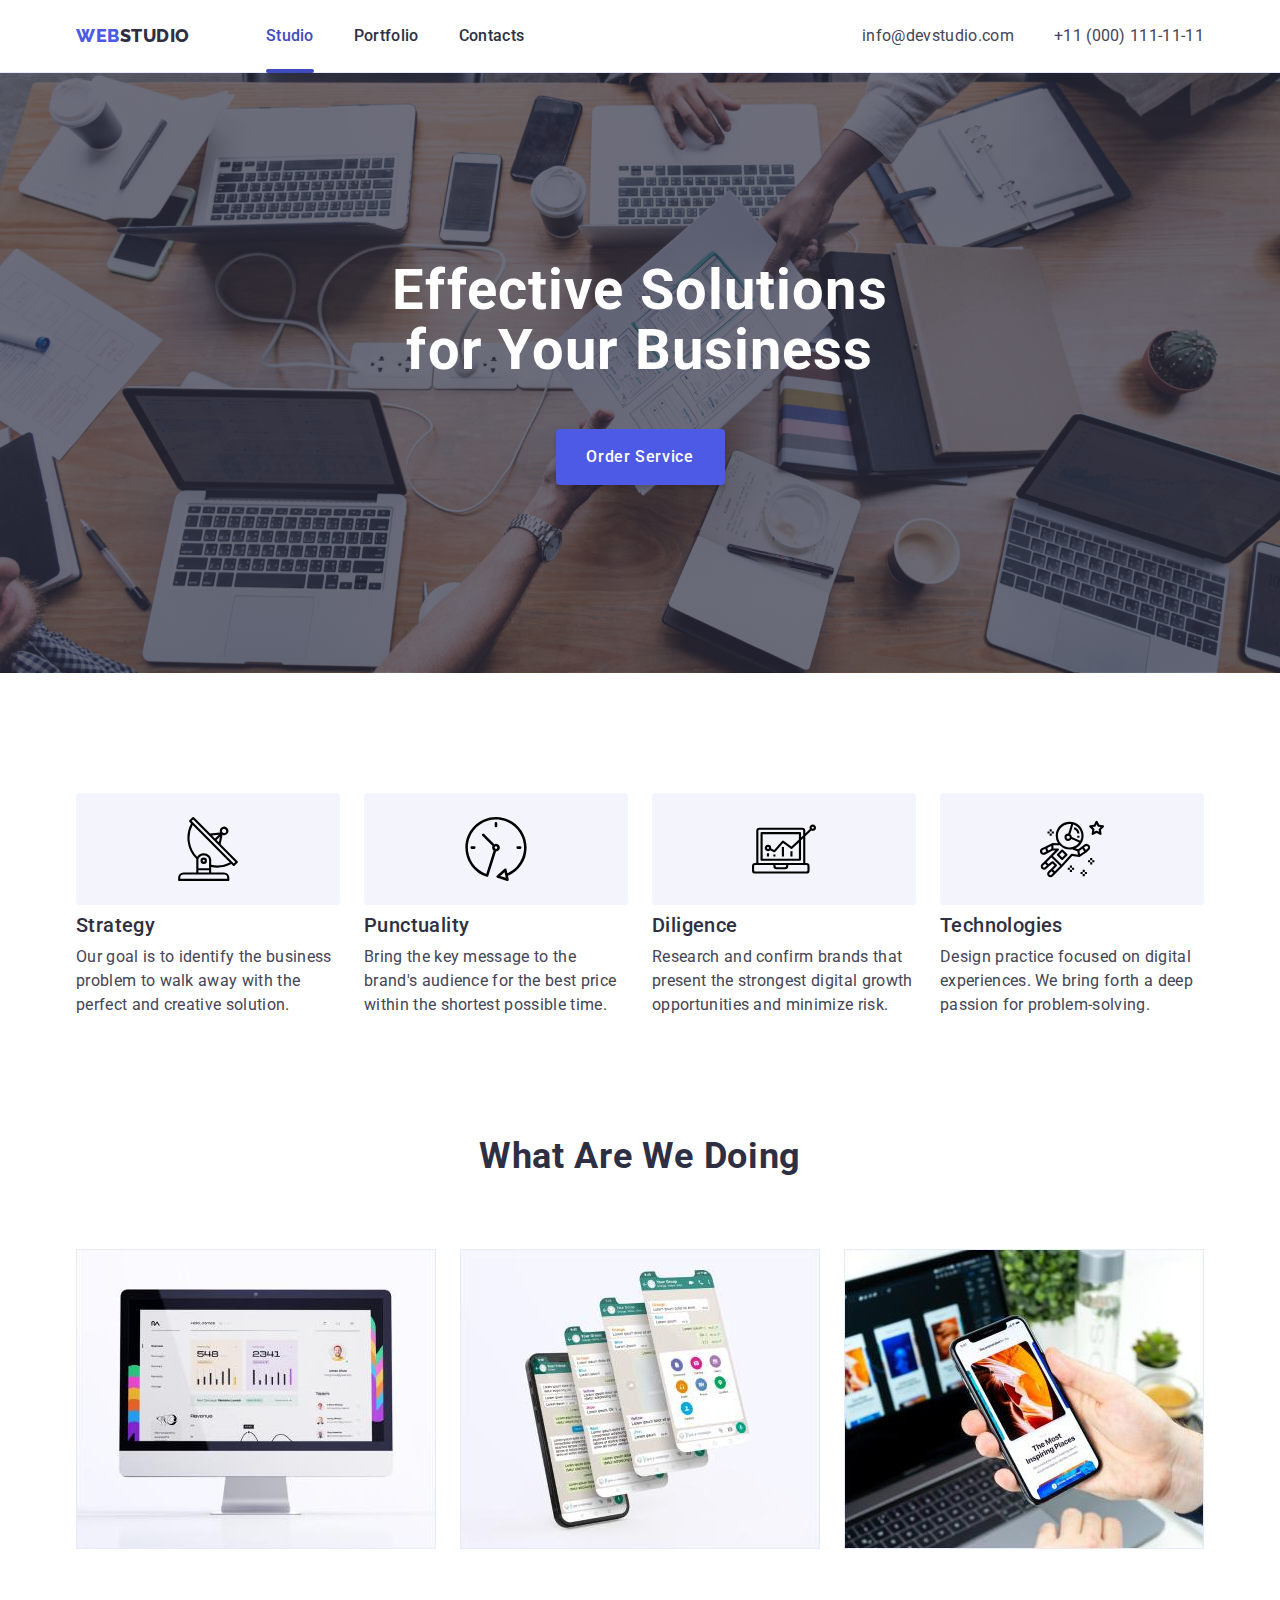
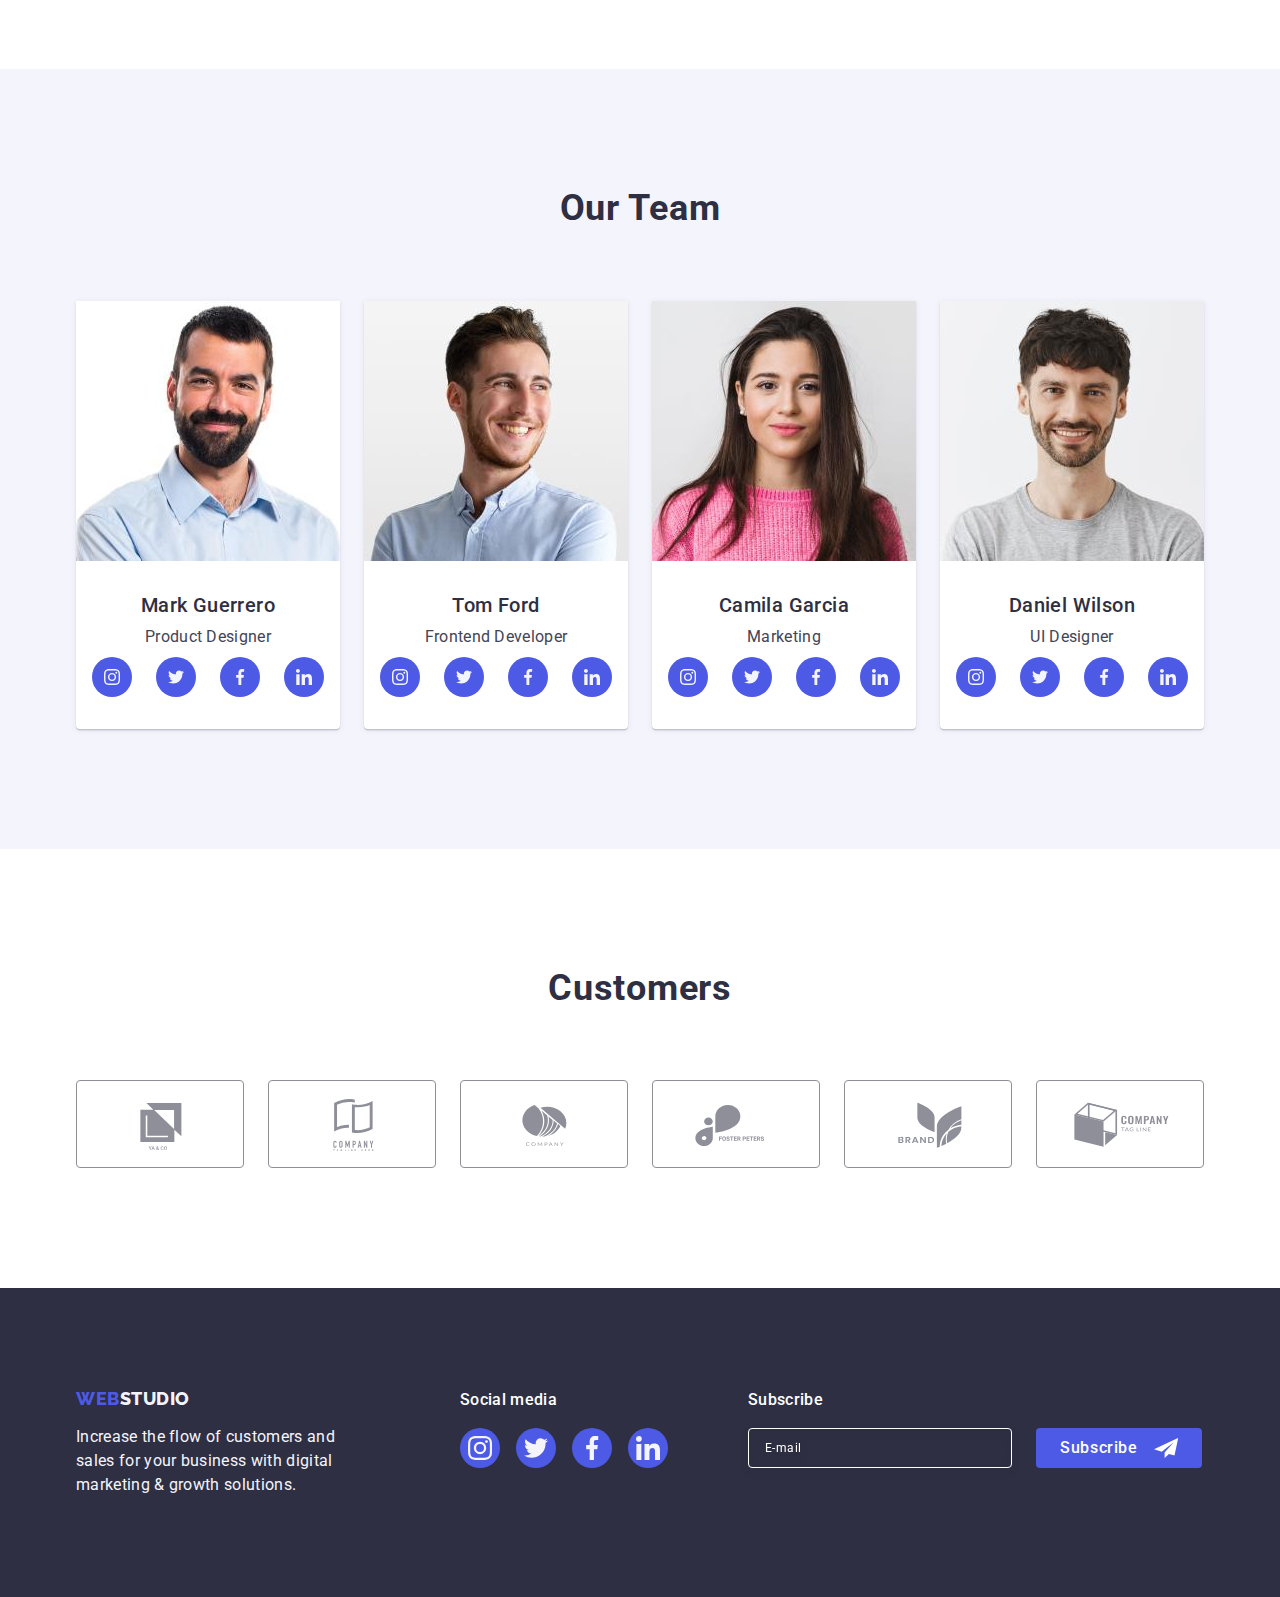
<file: index.html>
<!DOCTYPE html>
<html lang="en">
  <head>
    <meta charset="UTF-8" />
    <meta http-equiv="X-UA-Compatible" content="IE=edge" />
    <meta name="viewport" content="width=device-width, initial-scale=1.0" />
    <title>Main Page</title>
    <link rel="preconnect" href="https://fonts.googleapis.com" />
    <link rel="preconnect" href="https://fonts.gstatic.com" crossorigin />
    <link
      href="https://fonts.googleapis.com/css2?family=Raleway:wght@800&family=Roboto:wght@400;500;700;900&display=swap"
      rel="stylesheet"
    />
    <link
      rel="stylesheet"
      href="https://cdnjs.cloudflare.com/ajax/libs/modern-normalize/1.1.0/modern-normalize.min.css"
    />
    <link rel="stylesheet" href="./css/styles.css" />
  </head>
  <body>
    <header class="page-header">
      <div class="container page-header-container">
        <nav class="nav-header">
          <a class="logo link logo-header" href="./index.html"
            >Web<span class="part-logo">Studio</span></a
          >
          <ul class="menu list">
            <li class="menu-item">
              <a class="menu-link link current" href="./index.html">Studio</a>
            </li>
            <li class="menu-item">
              <a class="menu-link link" href="./portfolio.html">Portfolio</a>
            </li>
            <li class="menu-item">
              <a class="menu-link link" href="">Contacts</a>
            </li>
          </ul>
        </nav>
        <address class="contacts">
          <ul class="contact-information list">
            <li class="contact-information-item">
              <a
                class="contact-information-link link"
                href="mailto:info@devstudio.com"
                >info@devstudio.com</a
              >
            </li>
            <li class="contact-information-item">
              <a class="contact-information-link link" href="tel:+110001111111"
                >+11 (000) 111-11-11</a
              >
            </li>
          </ul>
        </address>
      </div>
    </header>
    <main>
      <section class="hero hero-container">
        <div class="container">
          <h1 class="hero-title">Effective Solutions for Your Business</h1>
          <button class="btn-order" type="button" data-modal-open>Order Service</button>
        </div>
      </section>
      <section class="feautures section">
        <div class="container">
          <h2 class="feautures-tittle-main visually-hidden">Features</h2>
          <ul class="feautures-list list">
            <li class="feautures-item">
              <div class="feautures-icon-container">
                <svg
                  class="feautures-icon feautures-icon-antenna"
                  aria-label="icon-antenna"
                  width="64"
                  height="64"
                >
                  <use href="./images/icons.svg#icon-antenna"></use>
                </svg>
              </div>
              <h3 class="feautures-tittle">Strategy</h3>
              <p class="feautures-text">
                Our goal is to identify the business problem to walk away with
                the perfect and creative solution.
              </p>
            </li>
            <li class="feautures-item">
              <div class="feautures-icon-container">
                <svg
                  class="feautures-icon feautures-icon-clock"
                  aria-label="icon-astronaut"
                  width="64"
                  height="64"
                >
                  <use href="./images/icons.svg#icon-clock"></use>
                </svg>
              </div>
              <h3 class="feautures-tittle">Punctuality</h3>
              <p class="feautures-text">
                Bring the key message to the brand's audience for the best price
                within the shortest possible time.
              </p>
            </li>
            <li class="feautures-item">
              <div class="feautures-icon-container">
                <svg
                  class="feautures-icon feautures-icon-diagram"
                  aria-label="icon-clock"
                  width="64"
                  height="64"
                >
                  <use href="./images/icons.svg#icon-diagram"></use>
                </svg>
              </div>
              <h3 class="feautures-tittle">Diligence</h3>
              <p class="feautures-text">
                Research and confirm brands that present the strongest digital
                growth opportunities and minimize risk.
              </p>
            </li>
            <li class="feautures-item">
              <div class="feautures-icon-container">
                <svg
                  class="feautures-icon feautures-icon-astronaut"
                  aria-label="icon-diagram"
                  width="64"
                  height="64"
                >
                  <use href="./images/icons.svg#icon-astronaut"></use>
                </svg>
              </div>
              <h3 class="feautures-tittle">Technologies</h3>
              <p class="feautures-text">
                Design practice focused on digital experiences. We bring forth a
                deep passion for problem-solving.
              </p>
            </li>
          </ul>
        </div>
      </section>
      <section class="activity">
        <div class="container">
          <h2 class="activity-tittle">What are we doing</h2>
          <ul class="activity-list list">
            <li class="activity-item">
              <img
                class="activity-img"
                src="./images/img1.jpg"
                alt="Gray monobloc"
                width="360"
              />
            </li>
            <li class="activity-item">
              <img
                class="activity-img"
                src="./images/img2.jpg"
                alt="Phone mockup"
                width="360"
              />
            </li>
            <li class="activity-item">
              <img
                class="activity-img"
                src="./images/img3.jpg"
                alt="Apple phone in hand"
                width="360"
              />
            </li>
          </ul>
        </div>
      </section>
      <section class="team section">
        <div class="container team-container">
          <h2 class="team-tittle">Our Team</h2>
          <ul class="team-list list">
            <li class="team-item">
              <img
                class="team-img"
                src="./images/img4.jpg"
                alt="Mark Guerrero"
                width="264"
              />
              <div class="team-text">
                <h3 class="team-member">Mark Guerrero</h3>
                <p class="team-member-position">Product Designer</p>
                <ul class="social-list list">
                  <li class="social-list-item">
                    <a href="" class="social-link">
                      <svg
                        class="social-icon"
                        aria-label="icon instagram"
                        width="16"
                        height="16"
                      >
                        <use href="./images/icons.svg#icon-instagram"></use>
                      </svg>
                    </a>
                  </li>
                  <li class="social-list-item">
                    <a href="" class="social-link">
                      <svg
                        class="social-icon"
                        aria-label="icon twitter"
                        width="16"
                        height="16"
                      >
                        <use href="./images/icons.svg#icon-twitter"></use>
                      </svg>
                    </a>
                  </li>
                  <li class="social-list-item">
                    <a href="" class="social-link">
                      <svg
                        class="social-icon"
                        aria-label="icon facebook"
                        width="16"
                        height="16"
                      >
                        <use href="./images/icons.svg#icon-facebook"></use>
                      </svg>
                    </a>
                  </li>
                  <li class="social-list-item">
                    <a href="" class="social-link">
                      <svg
                        class="social-icon"
                        aria-label="icon linkedin"
                        width="16"
                        height="16"
                      >
                        <use href="./images/icons.svg#icon-linkedin"></use>
                      </svg>
                    </a>
                  </li>
                </ul>
              </div>
            </li>
            <li class="team-item">
              <img
                class="team-img"
                src="./images/img5.jpg"
                alt="Tom Ford"
                width="264"
              />
              <div class="team-text">
                <h3 class="team-member">Tom Ford</h3>
                <p class="team-member-position">Frontend Developer</p>
                <ul class="social-list list">
                  <li class="social-list-item">
                    <a href="" class="social-link">
                      <svg
                        class="social-icon"
                        aria-label="icon instagram"
                        width="16"
                        height="16"
                      >
                        <use href="./images/icons.svg#icon-instagram"></use>
                      </svg>
                    </a>
                  </li>
                  <li class="social-list-item">
                    <a href="" class="social-link">
                      <svg
                        class="social-icon"
                        aria-label="icon twitter"
                        width="16"
                        height="16"
                      >
                        <use href="./images/icons.svg#icon-twitter"></use>
                      </svg>
                    </a>
                  </li>
                  <li class="social-list-item">
                    <a href="" class="social-link">
                      <svg
                        class="social-icon"
                        aria-label="icon facebook"
                        width="16"
                        height="16"
                      >
                        <use href="./images/icons.svg#icon-facebook"></use>
                      </svg>
                    </a>
                  </li>
                  <li class="social-list-item">
                    <a href="" class="social-link">
                      <svg
                        class="social-icon"
                        aria-label="icon linkedin"
                        width="16"
                        height="16"
                      >
                        <use href="./images/icons.svg#icon-linkedin"></use>
                      </svg>
                    </a>
                  </li>
                </ul>
              </div>
            </li>
                
            <li class="team-item">
              <img
                class="team-img"
                src="./images/img6.jpg"
                alt="Camila Garcia"
                width="264"
              />
              <div class="team-text">
                <h3 class="team-member">Camila Garcia</h3>
                <p class="team-member-position">Marketing</p>
                <ul class="social-list list">
                  <li class="social-list-item">
                    <a href="" class="social-link">
                      <svg
                        class="social-icon"
                        aria-label="icon instagram"
                        width="16"
                        height="16"
                      >
                        <use href="./images/icons.svg#icon-instagram"></use>
                      </svg>
                    </a>
                  </li>
                  <li class="social-list-item">
                    <a href="" class="social-link">
                      <svg
                        class="social-icon"
                        aria-label="icon twitter"
                        width="16"
                        height="16"
                      >
                        <use href="./images/icons.svg#icon-twitter"></use>
                      </svg>
                    </a>
                  </li>
                  <li class="social-list-item">
                    <a href="" class="social-link">
                      <svg
                        class="social-icon"
                        aria-label="icon facebook"
                        width="16"
                        height="16"
                      >
                        <use href="./images/icons.svg#icon-facebook"></use>
                      </svg>
                    </a>
                  </li>
                  <li class="social-list-item">
                    <a href="" class="social-link">
                      <svg
                        class="social-icon"
                        aria-label="icon linkedin"
                        width="16"
                        height="16"
                      >
                        <use href="./images/icons.svg#icon-linkedin"></use>
                      </svg>
                    </a>
                  </li>
                </ul>
              </div>
            </li>
            <li class="team-item">
              <img
                class="team-img"
                src="./images/img7.jpg"
                alt="Daniel Wilson"
                width="264"
              />
              <div class="team-text">
                <h3 class="team-member">Daniel Wilson</h3>
                <p class="team-member-position">UI Designer</p>
                <ul class="social-list list">
                  <li class="social-list-item">
                    <a href="" class="social-link">
                      <svg
                        class="social-icon"
                        aria-label="icon instagram"
                        width="16"
                        height="16"
                      >
                        <use href="./images/icons.svg#icon-instagram"></use>
                      </svg>
                    </a>
                  </li>
                  <li class="social-list-item">
                    <a href="" class="social-link">
                      <svg
                        class="social-icon"
                        aria-label="icon twitter"
                        width="16"
                        height="16"
                      >
                        <use href="./images/icons.svg#icon-twitter"></use>
                      </svg>
                    </a>
                  </li>
                  <li class="social-list-item">
                    <a href="" class="social-link">
                      <svg
                        class="social-icon"
                        aria-label="icon facebook"
                        width="16"
                        height="16"
                      >
                        <use href="./images/icons.svg#icon-facebook"></use>
                      </svg>
                    </a>
                  </li>
                  <li class="social-list-item">
                    <a href="" class="social-link">
                      <svg
                        class="social-icon"
                        aria-label="icon linkedin"
                        width="16"
                        height="16"
                      >
                        <use href="./images/icons.svg#icon-linkedin"></use>
                      </svg>
                    </a>
                  </li>
                </ul>
              </div>
            </li>
          </ul>
        </div>
      </section>
      <section class="customers section">
        <div class="container">
          <h2 class="customers-tittle">Customers</h2>
          <ul class="customers-list list">
            <li class="customers-list-item">
              <a href="" class="customers-link">
                <svg
                  class="customers-icon"
                  aria-label="logo company 1"
                  width="104"
                  height="56"
                >
                  <use href="./images/icons.svg#icon-logo1"></use>
                </svg>
              </a>
            </li>
            <li class="customers-list-item">
              <a href="" class="customers-link">
                <svg
                  class="customers-icon"
                  aria-label="logo company 2"
                  width="104"
                  height="56"
                >
                  <use href="./images/icons.svg#icon-logo2"></use>
                </svg>
              </a>
            </li>
            <li class="customers-list-item">
              <a href="" class="customers-link">
                <svg
                  class="customers-icon"
                  aria-label="logo company 3"
                  width="104"
                  height="56"
                >
                  <use href="./images/icons.svg#icon-logo3"></use>
                </svg>
              </a>
            </li>
            <li class="customers-list-item">
              <a href="" class="customers-link">
                <svg
                  class="customers-icon"
                  aria-label="logo company 4"
                  width="104"
                  height="56"
                >
                  <use href="./images/icons.svg#icon-logo4"></use>
                </svg>
              </a>
            </li>
            <li class="customers-list-item">
              <a href="" class="customers-link">
                <svg
                  class="customers-icon"
                  aria-label="logo company 5"
                  width="104"
                  height="56"
                >
                  <use href="./images/icons.svg#icon-logo5"></use>
                </svg>
              </a>
            </li>
            <li class="customers-list-item">
              <a href="" class="customers-link">
                <svg
                  class="customers-icon"
                  aria-label="logo company 6"
                  width="104"
                  height="56"
                >
                  <use href="./images/icons.svg#icon-logo6"></use>
                </svg>
              </a>
            </li>
          </ul>
        </div>
      </section>
    </main>
    <footer class="footer">
      <div class="container container-footer-text">
        <div class="footer-text-first">
          <a class="footer-logo link full-logo" href="./index.html"
            >Web<span class="footer-part-logo">Studio</span></a
          >
          <p class="footer-text">
            Increase the flow of customers and sales for your business with
            digital marketing & growth solutions.
          </p>
        </div>
        <div class="social-media">
          <p class="social-media-tiitle">Social media</p>
          <ul class="soc-media-list list">
            <li class="soc-media-item">
              <a href="" class="soc-media-link">
                <svg
                  class="soc-media-icon"
                  aria-label="icon instagram"
                  width="24"
                  height="24"
                >
                  <use href="./images/icons.svg#icon-instagram"></use>
                </svg>
              </a>
            </li>
            <li class="soc-media-item">
              <a href="" class="soc-media-link">
                <svg
                  class="soc-media-icon"
                  aria-label="icon twitter"
                  width="24"
                  height="24"
                >
                  <use href="./images/icons.svg#icon-twitter"></use>
                </svg>
              </a>
            </li>
            <li class="soc-media-item">
              <a href="" class="soc-media-link">
                <svg
                  class="soc-media-icon"
                  aria-label="icon facebook"
                  width="24"
                  height="24"
                >
                  <use href="./images/icons.svg#icon-facebook"></use>
                </svg>
              </a>
            </li>
            <li class="soc-media-item">
              <a href="" class="soc-media-link">
                <svg
                  class="soc-media-icon"
                  aria-label="icon linkedin"
                  width="24"
                  height="24"
                >
                  <use href="./images/icons.svg#icon-linkedin"></use>
                </svg>
              </a>
            </li>
          </ul>
        </div>
        <div class="subscribe-wrapper">
          <p class="subscribe-tiitle">Subscribe</p>
          <form class="subscribe-form-container">
            <label class="subscribe-form">
              <input
                class="subscribe-form-input"
                type="email"
                name="email"
                required
                placeholder="E-mail"
              />
            </label>
            <button type="submit" class="subscribe-form-submit">
              Subscribe
              <svg class="subscribe-form-icon" width="24" height="24">
                <use href="./images/icons.svg#icon-send"></use>
              </svg>
            </button>
          </form>
        </div>
      </div>
    </footer>
    <div class="backdrop is-hidden" data-modal>
      <div class="modal">
        <button type="button" class="modal-close-btn" data-modal-close>
          <svg class="modal-close-icon" width="8" height="8">
            <use href="./images/icons.svg#icon-close"></use>
          </svg>
        </button>
        <p class="contact-form-title">
          Leave your contacts and we will call you back
        </p>
        <form class="modal-contact-form">
          <div class="modal-contact-form-wrapper">
            <label class="contact-form-descr" for="user-name">Name</label>
            <div class="contact-form-input-wrapper">
              <input
                id="user-name"
                class="contact-form-input"
                type="text"
                name="user-name"
                pattern="[a-zA-Zа-яА-ЯіІїЇґҐєЄʼ]+"
                required
              />
              <svg class="contact-form-icon" width="18" height="24">
                <use href="./images/icons.svg#icon-person"></use>
              </svg>
            </div>
          </div>
          <div class="modal-contact-form-wrapper">
            <label class="contact-form-descr" for="user_phone">Phone</label>
            <div class="contact-form-input-wrapper">
              <input
                id="user_phone"
                class="contact-form-input"
                type="tel"
                name="user_tel"
                pattern="[0-9]{3}-[0-9]{3}-[0-9]{2}-[0-9]{2}"
                title="xxx-xxx-xx-xx"
                required
              />
              <svg class="contact-form-icon" width="18" height="24">
                <use href="./images/icons.svg#icon-phone"></use>
              </svg>
            </div>
          </div>
          <div class="modal-contact-form-wrapper">
            <label class="contact-form-descr" for="user_email">Email</label>
            <div class="contact-form-input-wrapper">
              <input
                id="user_email"
                class="contact-form-input"
                type="email"
                name="email"
                required
              />
              <svg class="contact-form-icon" width="18" height="24">
                <use href="./images/icons.svg#icon-email"></use>
              </svg>
            </div>
          </div>
          <div class="contact-form-textarea-wrapper">
            <label class="contact-form-descr" for="user-comment">Comment</label>
            <textarea
              id="user-comment"
              name="user-comment"
              class="contact-form-textarea"
              placeholder="Text input"
            ></textarea>
          </div>
          <div class="contact-form-chekbox-wrapper">
            <input
              id="user-privacy"
              class="contact-form-chekbox visually-hidden"
              type="checkbox"
              value="true"
              name="user-privacy"
              required
            />
            <label class="chekbox-label" for="user-privacy"
              ><span class="contact-form-own-chekbox">
                <svg class="contact-form-icon-check" width="10" height="8">
                  <use href="./images/icons.svg#icon-check"></use></svg></span
              >I accept the terms and conditions of the<a
                href=""
                class="contact-form-link"
                >Privacy Policy</a
              ></label
            >
          </div>
          <button type="submit" class="contact-form-submit">Send</button>
        </form>
      </div>
    </div>
  <script src="./js/modal.js"></script>    
  </body>
</html>
</file>
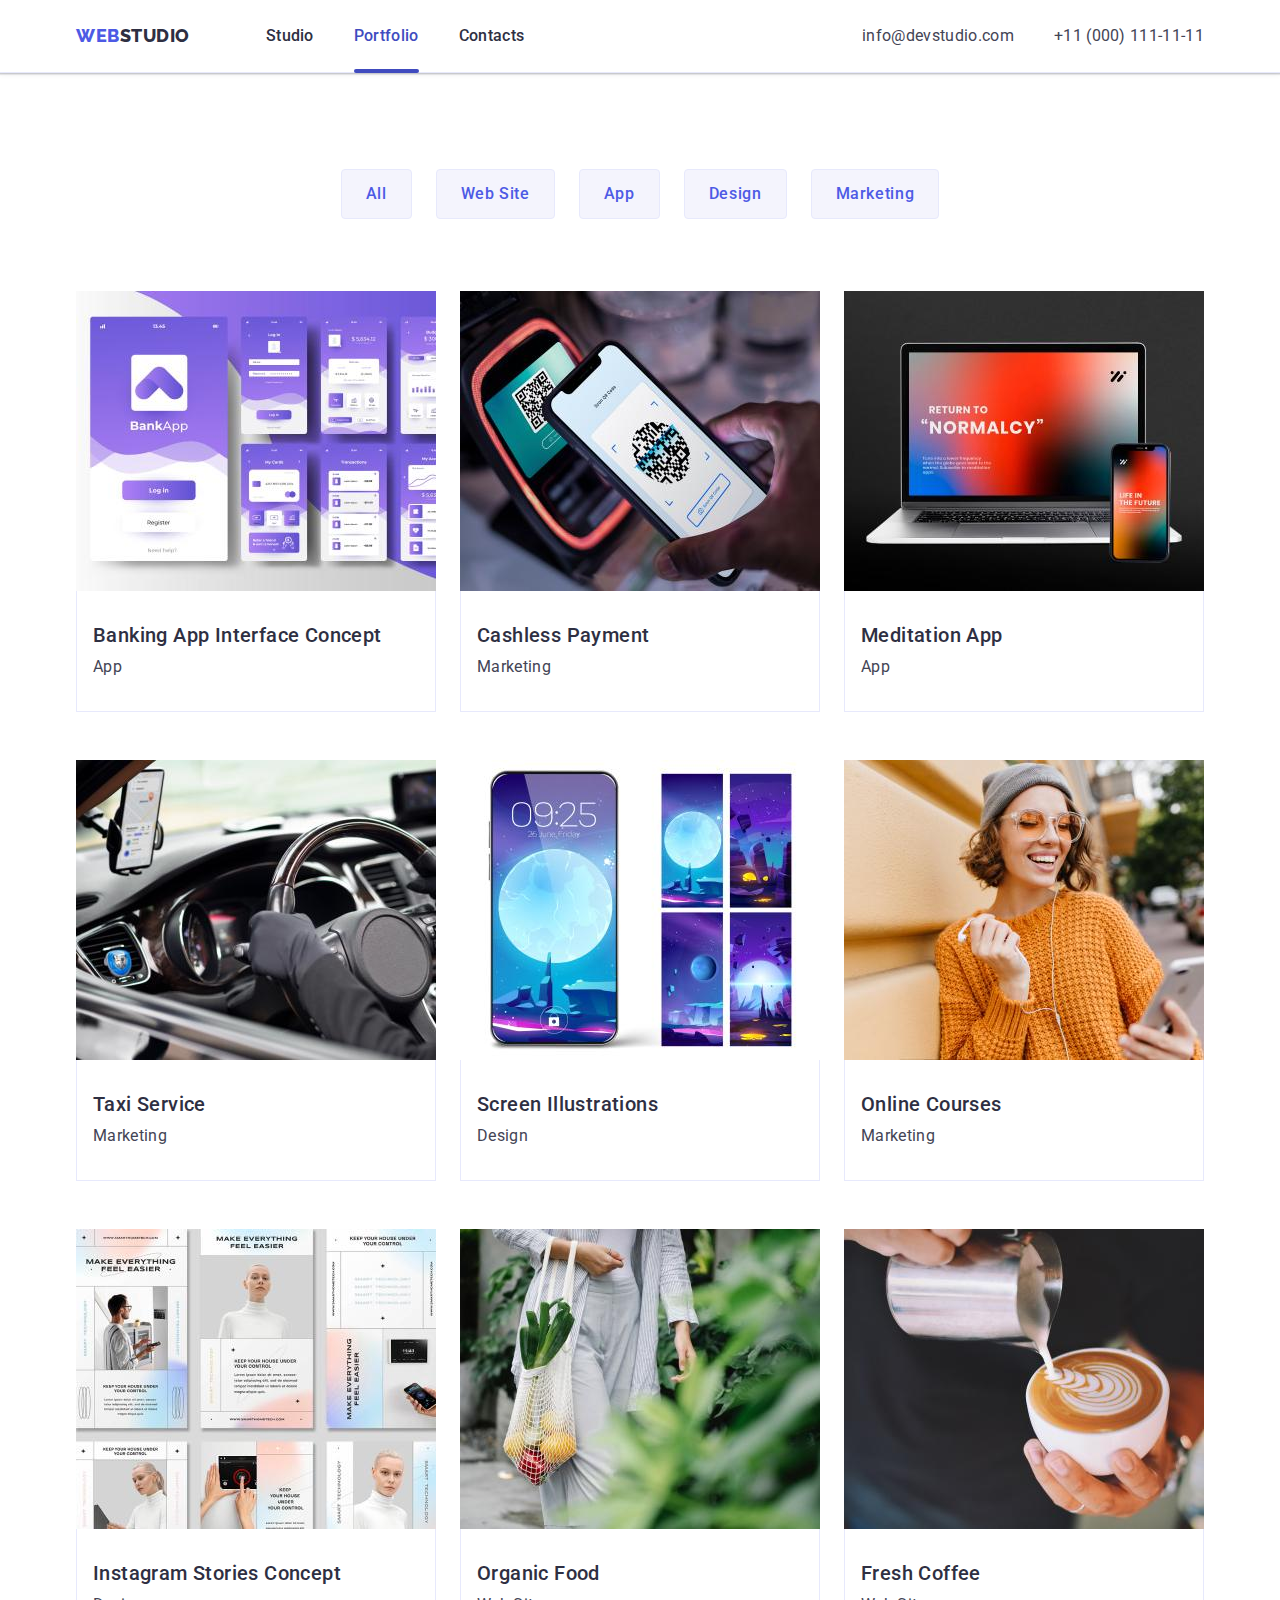
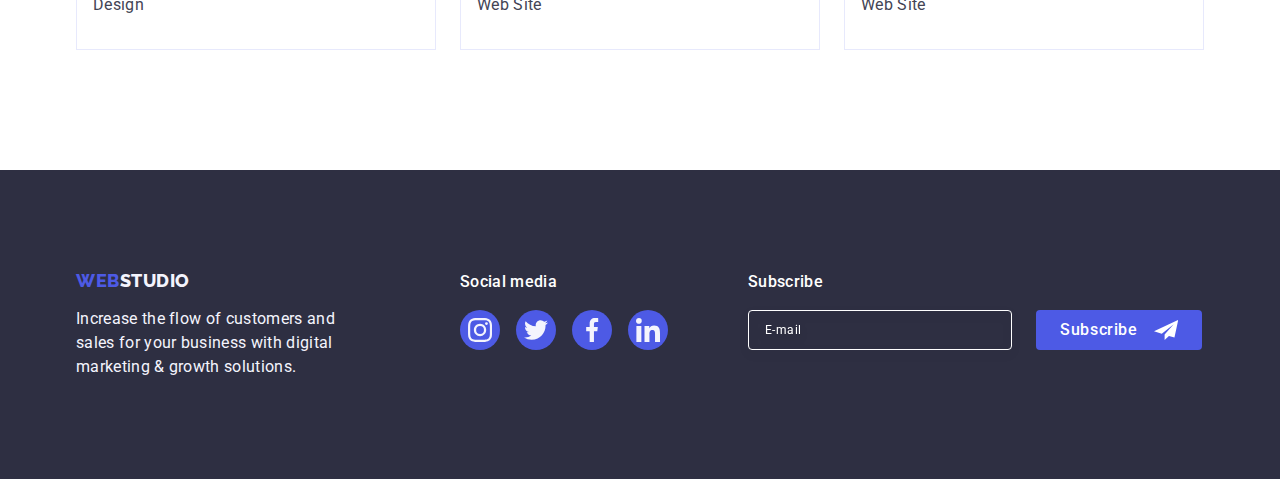
<file: portfolio.html>
<!DOCTYPE html>
<html lang="en">
  <head>
    <meta charset="UTF-8" />
    <meta http-equiv="X-UA-Compatible" content="IE=edge" />
    <meta name="viewport" content="width=device-width, initial-scale=1.0" />
    <title>Portfolio</title>
    <link rel="preconnect" href="https://fonts.googleapis.com" />
    <link rel="preconnect" href="https://fonts.gstatic.com" crossorigin />
    <link
      href="https://fonts.googleapis.com/css2?family=Raleway:wght@800&family=Roboto:wght@400;500;700;900&display=swap"
      rel="stylesheet"
    />
    <link
      rel="stylesheet"
      href="https://cdnjs.cloudflare.com/ajax/libs/modern-normalize/1.1.0/modern-normalize.min.css"
    />
    <link rel="stylesheet" href="./css/styles.css" />
  </head>
  <body>
    <header class="page-header header-portfolio">
      <div class="container page-header-container">
        <nav class="nav-header">
          <a class="logo link logo-header" href="./index.html"
            >Web<span class="part-logo">Studio</span></a
          >
          <ul class="menu list">
            <li class="menu-item">
              <a class="menu-link link" href="./index.html">Studio</a>
            </li>
            <li class="menu-item">
              <a class="menu-link link current" href="./portfolio.html">Portfolio</a>
            </li>
            <li class="menu-item">
              <a class="menu-link link" href="">Contacts</a>
            </li>
          </ul>
        </nav>
        <address class="contacts">
          <ul class="contact-information list">
            <li class="contact-information-item">
              <a
                class="contact-information-link link"
                href="mailto:info@devstudio.com"
                >info@devstudio.com</a
              >
            </li>
            <li class="contact-information-item">
              <a class="contact-information-link link" href="tel:+110001111111"
                >+11 (000) 111-11-11</a
              >
            </li>
          </ul>
        </address>
      </div>
    </header>

    <main>
      <section class="projects">
        <div class="container">
          <h1 class="visually-hidden">List of projects</h1>
          <ul class="list projects-list-btn">
            <li class="list-item">
              <button type="button" class="btn-filter">All</button>
            </li>
            <li class="list-item">
              <button type="button" class="btn-filter">Web Site</button>
            </li>
            <li class="list-item">
              <button type="button" class="btn-filter">App</button>
            </li>
            <li class="list-item">
              <button type="button" class="btn-filter">Design</button>
            </li>
            <li class="list-item">
              <button type="button" class="btn-filter">Marketing</button>
            </li>
          </ul>

          <ul class="projects-list list">
            <li class="projects-item">
              <a class="projects-link link" href="">
                <div class="projects-list-img">
                  <img
                  class="projects-img"
                  src="./images/img8.jpg"
                  alt="Internet banking
              application"
                  width="360"
                />
                <p class="overlay">
                  14 Stylish and User-Friendly App Design Concepts · Task Manager App · Calorie Tracker App · Exotic Fruit Ecommerce App · Cloud Storage App
                </p>
                </div>                
                <div class="projects-text">
                  <h2 class="projects-tittle">Banking App Interface Concept</h2>
                  <p class="projects-filter">App</p>
                </div></a
              >
            </li>

            <li class="projects-item">
              <a class="projects-link link" href="">
                <div class="projects-list-img">
                <img
                  class="projects-img"
                  src="./images/img9.jpg"
                  alt="Payment system"
                  width="360"
                />
                <p class="overlay">
                  14 Stylish and User-Friendly App Design Concepts · Task Manager App · Calorie Tracker App · Exotic Fruit Ecommerce App · Cloud Storage App
                </p>
                </div> 
                <div class="projects-text">
                  <h2 class="projects-tittle">Cashless Payment</h2>
                  <p class="projects-filter">Marketing</p>
                </div>
              </a>
            </li>

            <li class="projects-item">
              <a class="projects-link link" href="">
                <div class="projects-list-img">
                <img
                  class="projects-img"
                  src="./images/img10.jpg"
                  alt="Laptop and smartphone
              with meditation app open"
                  width="360"
                />
                <p class="overlay">
                  14 Stylish and User-Friendly App Design Concepts · Task Manager App · Calorie Tracker App · Exotic Fruit Ecommerce App · Cloud Storage App
                </p>
                </div> 
                <div class="projects-text">
                  <h2 class="projects-tittle">Meditation App</h2>
                  <p class="projects-filter">App</p>
                </div>
              </a>
            </li>

            <li class="projects-item">
              <a class="projects-link link" href="">
                <div class="projects-list-img">
                <img
                  class="projects-img"
                  src="./images/img11.jpg"
                  alt="Interior of a car with
              a driver"
                  width="360"
                />
                <p class="overlay">
                  14 Stylish and User-Friendly App Design Concepts · Task Manager App · Calorie Tracker App · Exotic Fruit Ecommerce App · Cloud Storage App
                </p>
                </div> 
                <div class="projects-text">
                  <h2 class="projects-tittle">Taxi Service</h2>
                  <p class="projects-filter">Marketing</p>
                </div>
              </a>
            </li>

            <li class="projects-item">
              <a class="projects-link link" href="">
                <div class="projects-list-img">
                <img
                  class="projects-img"
                  src="./images/img12.jpg"
                  alt="Smartphone with home
              screen wallpaper"
                  width="360"
                />
                <p class="overlay">
                  14 Stylish and User-Friendly App Design Concepts · Task Manager App · Calorie Tracker App · Exotic Fruit Ecommerce App · Cloud Storage App
                </p>
                </div>
                <div class="projects-text">
                  <h2 class="projects-tittle">Screen Illustrations</h2>
                  <p class="projects-filter">Design</p>
                </div>
              </a>
            </li>

            <li class="projects-item">
              <a class="projects-link link" href="">
                <div class="projects-list-img">
                <img
                  class="projects-img"
                  src="./images/img13.jpg"
                  alt="A girl in headphones
              and with a smartphone in her hands"
                  width="360"
                />
                <p class="overlay">
                  14 Stylish and User-Friendly App Design Concepts · Task Manager App · Calorie Tracker App · Exotic Fruit Ecommerce App · Cloud Storage App
                </p>
                </div>
                <div class="projects-text">
                  <h2 class="projects-tittle">Online Courses</h2>
                  <p class="projects-filter">Marketing</p>
                </div>
              </a>
            </li>

            <li class="projects-item">
              <a class="projects-link link" href="">
                <div class="projects-list-img">
                <img
                  class="projects-img"
                  src="./images/img14.jpg"
                  alt="Layouts for Instagram
              stories"
                  width="360"
                />
                <p class="overlay">
                  14 Stylish and User-Friendly App Design Concepts · Task Manager App · Calorie Tracker App · Exotic Fruit Ecommerce App · Cloud Storage App
                </p>
                </div>
                <div class="projects-text">
                  <h2 class="projects-tittle">Instagram Stories Concept</h2>
                  <p class="projects-filter">Design</p>
                </div>
              </a>
            </li>

            <li class="projects-item">
              <a class="projects-link link" href="">
                <div class="projects-list-img">
                <img
                  class="projects-img"
                  src="./images/img15.jpg"
                  alt="The girl is holding a
              net with fruits"
                  width="360"
                />
                <p class="overlay">
                  14 Stylish and User-Friendly App Design Concepts · Task Manager App · Calorie Tracker App · Exotic Fruit Ecommerce App · Cloud Storage App
                </p>
                </div>
                <div class="projects-text">
                  <h2 class="projects-tittle">Organic Food</h2>
                  <p class="projects-filter">Web Site</p>
                </div>
              </a>
            </li>

            <li class="projects-item">
              <a class="projects-link link" href="">
                <div class="projects-list-img">
                <img
                  class="projects-img"
                  src="./images/img16.jpg"
                  alt="A mug of coffee in the
              barista's hand"
                  width="360"
                />
                <p class="overlay">
                  14 Stylish and User-Friendly App Design Concepts · Task Manager App · Calorie Tracker App · Exotic Fruit Ecommerce App · Cloud Storage App
                </p>
                </div>
                <div class="projects-text">
                  <h2 class="projects-tittle">Fresh Coffee</h2>
                  <p class="projects-filter">Web Site</p>
                </div>
              </a>
            </li>
          </ul>
        </div>
      </section>
    </main>
    <footer class="footer">
      <div class="container container-footer-text">
        <div class="footer-text-first">
          <a class="footer-logo link full-logo" href="./index.html"
            >Web<span class="footer-part-logo">Studio</span></a
          >
          <p class="footer-text">
            Increase the flow of customers and sales for your business with
            digital marketing & growth solutions.
          </p>
        </div>
        <div class="social-media">
          <p class="social-media-tiitle">Social media</p>
          <ul class="soc-media-list list">
            <li class="soc-media-item">
              <a href="" class="soc-media-link">
                <svg
                  class="soc-media-icon"
                  aria-label="icon instagram"
                  width="24"
                  height="24"
                >
                  <use href="./images/icons.svg#icon-instagram"></use>
                </svg>
              </a>
            </li>
            <li class="soc-media-item">
              <a href="" class="soc-media-link">
                <svg
                  class="soc-media-icon"
                  aria-label="icon twitter"
                  width="24"
                  height="24"
                >
                  <use href="./images/icons.svg#icon-twitter"></use>
                </svg>
              </a>
            </li>
            <li class="soc-media-item">
              <a href="" class="soc-media-link">
                <svg
                  class="soc-media-icon"
                  aria-label="icon facebook"
                  width="24"
                  height="24"
                >
                  <use href="./images/icons.svg#icon-facebook"></use>
                </svg>
              </a>
            </li>
            <li class="soc-media-item">
              <a href="" class="soc-media-link">
                <svg
                  class="soc-media-icon"
                  aria-label="icon linkedin"
                  width="24"
                  height="24"
                >
                  <use href="./images/icons.svg#icon-linkedin"></use>
                </svg>
              </a>
            </li>
          </ul>
        </div>
        <div class="subscribe-wrapper">
          <p class="subscribe-tiitle">Subscribe</p>
          <form class="subscribe-form-container">
            <label class="subscribe-form">
              <input
                class="subscribe-form-input"
                type="email"
                name="email"
                required
                placeholder="E-mail"
              />
            </label>
            <button type="submit" class="subscribe-form-submit">
              Subscribe
              <svg class="subscribe-form-icon" width="24" height="24">
                <use href="./images/icons.svg#icon-send"></use>
              </svg>
            </button>
          </form>
        </div>
      </div>
    </footer>
  </body>
</html>
</file>
<file: css/styles.css>
:root {
  --main-font-family: 'Roboto', sans-serif;
  --secondary-font-family: 'Raleway', sans-serif;
  --primary-text-color: #434455;
  --secondary-text-color: #2e2f42;
  --accent-color: #4d5ae5;
  --hover-focus-color: #404bbf;
  --text-color-theme-dark: #f4f4fd;
  --text-color-theme-dark-secondary: #fff;
  --background-color-light: #f4f4fd;
  --background-color-dark: #2e2f42;
  --border-btn: #e7e9fc;
  --color-icon-customers-border: #8e8f99;
  --transition-duraction-and-func: 250ms cubic-bezier(0.4, 0, 0.2, 1);
}

.list {
  list-style: none;
}

.link {
  text-decoration: none;
}

button {
  cursor: pointer;
}

body {
  font-family: var(--main-font-family);
  color: var(--primary-text-color);
  background-color: #ffffff;
}

h1,
h2,
h3,
h4,
p {
  margin-top: 0;
  margin-bottom: 0;
}

ul,
ol {
  margin-top: 0;
  margin-bottom: 0;
  padding-left: 0;
}

img {
  display: block;
}

.container {
  width: 1158px;
  padding: 0 15px;
  margin-left: auto;
  margin-right: auto;
}
.section {
  padding-top: 120px;
  padding-bottom: 120px;
}

/* Header */
.logo,
.part-logo {
  font-family: var(--secondary-font-family);
  color: var(--accent-color);
  font-weight: 800;
  font-size: 18px;
  line-height: 1.17;
  letter-spacing: 0.03em;
  text-transform: uppercase;
}
.part-logo {
  color: var(--secondary-text-color);
}
.logo-header {
  margin-right: 76px;
}

.page-header {
  border-bottom: 1px solid #e7e9fc;
  box-shadow: 0px 2px 1px rgba(46, 47, 66, 0.08),
    0px 1px 1px rgba(46, 47, 66, 0.16), 0px 1px 6px rgba(46, 47, 66, 0.08);
}

.page-header-container {
  display: flex;
  align-items: center;
}
.nav-header {
  display: flex;
  align-items: center;
}
.menu {
  display: flex;
  gap: 40px;
}
.contact-information {
  display: flex;
  gap: 40px;
}
.menu-link {
  position: relative;
  display: block;
  padding-top: 24px;
  padding-bottom: 24px;
  position: relative;

  font-weight: 500;
  font-size: 16px;
  line-height: 1.5;
  letter-spacing: 0.02em;
  color: var(--secondary-text-color);
  transition: color 250ms cubic-bezier(0.4, 0, 0.2, 1);
}
.menu-link:hover,
.menu-link:focus {
  color: var(--hover-focus-color);
}

.current {
  color: #404bbf;
}

.current::after {
  position: absolute;
  display: block;
  content: '';
  background-color: var(--hover-focus-color);
  width: 100%;
  height: 4px;
  border-radius: 2px;
  margin-top: 20px;
  bottom: -1px;
  left: 0;
}

.contacts {
  font-style: normal;
  margin-left: auto;
}
.contact-information-link:hover,
.contact-information-link:focus {
  color: var(--hover-focus-color);
}
.contact-information-link {
  display: block;
  padding-top: 24px;
  padding-bottom: 24px;

  font-size: 16px;
  line-height: 1.5;
  letter-spacing: 0.02em;
  color: var(--primary-text-color);
  transition: color var(--transition-duraction-and-func);
}

/* Hero section */
.hero-title {
  max-width: 496px;
  font-weight: 700;
  font-size: 56px;
  line-height: 1.07;
  text-align: center;
  letter-spacing: 0.02em;
  color: var(--text-color-theme-dark-secondary);
  margin-right: auto;
  margin-left: auto;
}
.hero {
  background-color: var(--background-color-dark);
  background-image: linear-gradient(
      rgba(46, 47, 66, 0.7),
      rgba(46, 47, 66, 0.7)
    ),
    url(../images/bg.jpg);
  background-size: cover;
  background-repeat: no-repeat;
  background-position: center;
  max-width: 1440px;
}
.hero-container {
  padding: 188px 0;
  margin-right: auto;
  margin-left: auto;
}
.btn-order {
  display: block;
  margin-left: auto;
  margin-right: auto;
  margin-top: 48px;
  padding: 15px 30px;
  min-width: 169px;
  border: none;
  border-radius: 4px;
  height: 56px;
  box-shadow: 0px 4px 4px rgba(0, 0, 0, 0.15);

  font-weight: 500;
  font-size: 16px;
  line-height: 1.5;
  letter-spacing: 0.04em;
  color: var(--text-color-theme-dark-secondary);
  background: var(--accent-color);

  transition: background-color var(--transition-duraction-and-func);
}
.btn-order:hover,
.btn-order:focus {
  background-color: var(--hover-focus-color);
}
.visually-hidden {
  position: absolute;
  width: 1px;
  height: 1px;
  margin: -1px;
  border: 0;
  padding: 0;

  white-space: nowrap;
  clip-path: inset(100%);
  clip: rect(0 0 0 0);
  overflow: hidden;
}

/* Feautures section */
.feautures-list {
  display: flex;
  gap: 24px;
}
.feautures-item {
  flex-basis: calc((100% - 72px) / 4);
}
.feautures-icon-container {
  background-color: var(--background-color-light);
  justify-content: center;
  align-items: center;
  height: 112px;
  display: flex;
  margin-bottom: 8px;
  border-radius: 4px;
}
.feautures-icon {
  justify-content: center;
}
.feautures-tittle {
  margin-bottom: 8px;

  font-weight: 500;
  font-size: 20px;
  line-height: 1.2;
  letter-spacing: 0.02em;
  color: var(--secondary-text-color);
}
.feautures-text {
  font-size: 16px;
  line-height: 1.5;
  letter-spacing: 0.02em;
}
/* Activity */
.activity {
  padding-bottom: 120px;
}

.activity-tittle,
.team-tittle,
.customers-tittle {
  font-weight: 700;
  font-size: 36px;
  line-height: 1.11;
  text-align: center;
  letter-spacing: 0.02em;
  text-transform: capitalize;
  color: var(--secondary-text-color);
  margin-bottom: 72px;
}
.activity-list {
  display: flex;
  gap: 24px;
}
/* Our Team */

.team-member {
  font-weight: 500;
  font-size: 20px;
  line-height: 1.2;
  letter-spacing: 0.02em;
  color: var(--secondary-text-color);

  margin-bottom: 8px;
}
.team-member-position {
  font-size: 16px;
  line-height: 1.5;
  letter-spacing: 0.02em;
  margin-bottom: 8px;
}
.team {
  background-color: var(--background-color-light);
}
.team-item {
  border-radius: 0px 0px 4px 4px;
  box-shadow: 0px 1px 6px rgba(46, 47, 66, 0.08),
    0px 1px 1px rgba(46, 47, 66, 0.16), 0px 2px 1px rgba(46, 47, 66, 0.08);
  background-color: #ffffff;
}

.team-list {
  display: flex;
  gap: 24px;
}
.team-text {
  padding: 32px 0;
  text-align: center;
}
.social-list {
  display: flex;
  justify-content: center;
  gap: 24px;
}
.social-link {
  display: flex;
  justify-content: center;
  align-items: center;
  width: 40px;
  height: 40px;
  border-radius: 50%;
  background-color: var(--accent-color);
  transition: background-color 250ms cubic-bezier(0.4, 0, 0.2, 1);
}
.social-link:hover,
.social-link:focus {
  background-color: var(--hover-focus-color);
}
.social-icon {
  fill: var(--text-color-theme-dark);
}
/* Customers */
.customers-tittle {
  line-height: 1.1;
}
.customers-list {
  display: flex;
  justify-content: center;
  align-items: center;
  gap: 24px;
  
}
.customers-link {
  display: flex;
  justify-content: center;
  align-items: center;
  width: 168px;
  height: 88px;
  border: 1px solid #8e8f99;
  border-radius: 4px;
  color: var(--color-icon-customers-border);
  transition: border-color 250ms cubic-bezier(0.4, 0, 0.2, 1), color 250ms cubic-bezier(0.4, 0, 0.2, 1);
}

.customers-icon {
  fill: currentColor;
}

.customers-link:hover,
.customers-link:focus {
  border-color: var(--hover-focus-color);
  color: var(--hover-focus-color);
}

/* Footer */
.footer {
  background-color: var(--background-color-dark);
  padding-top: 100px;
  padding-bottom: 100px;
}

.footer-text {
  width: 264px;
  min-height: 72px;

  font-size: 16px;
  line-height: 1.5;
  letter-spacing: 0.02em;
  color: var(--text-color-theme-dark);
}
.footer-logo,
.footer-part-logo {
  font-family: var(--secondary-font-family);
  color: var(--accent-color);
  font-weight: 800;
  font-size: 18px;
  line-height: 1.17;
  letter-spacing: 0.03em;
  text-transform: uppercase;
}
.footer-part-logo {
  color: var(--text-color-theme-dark);
}
.full-logo {
  display: inline-block;
  margin-bottom: 16px;
}
/* Social media*/

.social-media {
  margin-right: 80px;
}

.soc-media-list {
  display: flex;
  justify-content: center;
  gap: 16px;
}
.soc-media-link {
  display: flex;
  justify-content: center;
  align-items: center;
  width: 40px;
  height: 40px;
  border-radius: 50%;
  background-color: var(--accent-color);
  transition: background-color var(--transition-value);
}
.soc-media-link:hover,
.soc-media-link:focus {
  background-color: #31d0aa;
}
.container-footer-text {
  display: flex;
  align-items: baseline;
}
.footer-text-first {
  margin-right: 120px;
}
.social-media-tiitle {
  margin-bottom: 16px;

  font-weight: 500;
  font-size: 16px;
  line-height: 1.5;
  letter-spacing: 0.02em;
  color: var(--text-color-theme-dark-secondary);
}
.soc-media-icon {
  fill: var(--text-color-theme-dark);
}
.subscribe-tiitle {
  margin-bottom: 16px;

  font-weight: 500;
  font-size: 16px;
  line-height: 1.5;
  letter-spacing: 0.02em;
  color: var(--text-color-theme-dark-secondary);
}
.subscribe-form-input {
  border: 1px solid #ffffff;
  filter: drop-shadow(0px 4px 4px rgba(0, 0, 0, 0.15));
  border-radius: 4px;
  background-color: transparent;
  width: 264px;
  height: 40px;
  font-size: 12px;
  line-height: 1.5;
  letter-spacing: 0.04em;
  color: #ffffff;
  padding-left: 16px;
}
.subscribe-form-input::placeholder {
  color: #fff;
}
.subscribe-form-submit {
  display: flex;
  justify-content: center;
  align-items: center;
  text-align: center;
  padding: 8px 24px;
  background-color: var(--accent-color);
  border-radius: 4px;
  border: none;
  height: 40px;
  min-width: 165px;
  color: #fff;
  font-weight: 500;
  font-size: 16px;
  line-height: 1.5;
  letter-spacing: 0.04em;
  cursor: pointer;
  transition: background-color var(--transition-value);
}
.subscribe-form-submit:hover,
.subscribe-form-submit:focus {
  background-color: var(--hover-focus-color);
}
.subscribe-form-icon {
  fill: #fff;
  margin-left: 16px;
}
.subscribe-form-container {
  display: flex;
  align-items: center;
  gap: 24px;
}

.backdrop {
  position: fixed;
  top: 0;
  left: 0;
  width: 100%;
  height: 100%;
  background-color: rgba(46, 47, 66, 0.4);
  opacity: 1;
  visibility: visible;
  pointer-events: auto;
  transition: opacity var(--transition-duraction-and-func),
  visibility var(--transition-duraction-and-func);
}

.modal {
  position: absolute;
  top: 50%;
  left: 50%;
  transform: translate(-50%, -50%);
  min-width: 408px;
  min-height: 584px;
  padding: 72px 24px 24px 24px;
  background: #FCFCFC;
  box-shadow: 0px 1px 1px rgba(0, 0, 0, 0.14), 0px 1px 3px rgba(0, 0, 0, 0.12), 0px 2px 1px rgba(0, 0, 0, 0.2);
  border-radius: 4px;
  transition: transform 250ms cubic-bezier(0.4, 0, 0.2, 1);
}

.modal-close-btn {
  position: absolute;
  top: 24px;
  right: 24px;
  display: flex;
  align-items: center;
  justify-content: center;
  background-color: #E7E9FC;
  border: 1px solid rgba(0, 0, 0, 0.1);
  width: 24px;
  height: 24px;
  padding: 0;
  border-radius: 50%;
  transition: background-color var(--transition-duraction-and-func), border var(--transition-duraction-and-func);
  border: 1px solid rgba(0, 0, 0, 0.1);
}

.modal-close-btn:hover,
.modal-close-btn:focus {
  background-color: var(--hover-focus-color);
  border: none;
}
.modal-close-btn:hover .modal-close-icon,
.modal-close-btn:focus .modal-close-icon {
  fill: #ffffff;
}

.is-hidden {
  opacity: 0;
  visibility: hidden;
  pointer-events: none;
}

.modal-close-icon {
  transition: fill 250ms cubic-bezier(0.4, 0, 0.2, 1);
}

.contact-form-title {
  font-weight: 500;
  font-size: 16px;
  line-height: 1.5;
  text-align: center;
  letter-spacing: 0.02em;
  color: var(--secondary-text-color);
  margin-bottom: 16px;
}
.contact-form-textarea-wrapper {
  margin-bottom: 16px;
}
.contact-form-input {
  width: 100%;
  height: 40px;
  border: 1px solid rgba(46, 47, 66, 0.4);
  border-radius: 4px;
  padding-left: 38px;
  transition: border-color 250ms cubic-bezier(0.4, 0, 0.2, 1);
  background-color: transparent;
  outline: transparent;
}

.contact-form-input:focus,
.contact-form-textarea:focus {
  border-color: var(--accent-color);
}

.modal-contact-form-wrapper {
  margin-bottom: 8px;
}

.contact-form-descr {
  display: block;
  font-size: 12px;
  line-height: 1.17;
  letter-spacing: 0.04em;
  color: var(--color-icon-customers-border);
  margin-bottom: 4px;
}

.contact-form-icon {
  position: absolute;
  top: 50%;
  left: 16px;
  transform: translateY(-50%);
  fill: var(--background-color-dark);
  transition: fill 250ms cubic-bezier(0.4, 0, 0.2, 1);
}
.contact-form-icon-done {
  width: 14px;
  height: 14px;
}
.contact-form-input-wrapper {
  position: relative;
}
.contact-form-input:focus + .contact-form-icon {
  fill: var(--accent-color);
}
.contact-form-textarea {
  display: block;
  width: 100%;
  height: 120px;
  border: 1px solid rgba(46, 47, 66, 0.2);
  border-radius: 4px;
  resize: none;
  padding: 8px 16px;
  font-size: 12px;
  line-height: 1.17;
  letter-spacing: 0.04em;
  color: rgba(46, 47, 66, 0.4);
  background-color: transparent;
  outline: transparent;
  transition: border-color 250ms cubic-bezier(0.4, 0, 0.2, 1);
}
.contact-form-own-chekbox {
  display: inline-flex;
  align-items: center;
  justify-content: center;
  width: 16px;
  height: 16px;
  border: 1px solid rgba(46, 47, 66, 0.4);
  border-radius: 2px;
  margin-right: 6px;
  fill: transparent;
  transition: background-color 250ms cubic-bezier(0.4, 0, 0.2, 1),
    border 250ms cubic-bezier(0.4, 0, 0.2, 1),
    fill 250ms cubic-bezier(0.4, 0, 0.2, 1);
}

.contact-form-submit {
  display: block;
  padding: 16px 32px;
  min-width: 169px;
  height: 56px;
  color: #ffffff;
  font-weight: 500;
  font-size: 16px;
  line-height: 1.5;
  letter-spacing: 0.04em;
  background-color: var(--accent-color);
  box-shadow: 0px 4px 4px rgba(0, 0, 0, 0.15);
  border-radius: 4px;
  border: none;
  margin-left: auto;
  margin-right: auto;
  cursor: pointer;
  transition: background-color 250ms cubic-bezier(0.4, 0, 0.2, 1);
}
.contact-form-submit:hover,
.contact-form-submit:focus {
  background-color: var(--hover-focus-color);
}

.contact-form-chekbox:focus + .chekbox-label > .contact-form-own-chekbox {
  border: 1px solid #404bbf;
}

.contact-form-chekbox:checked + .chekbox-label > .contact-form-own-chekbox {
  background-color: var(--hover-focus-color);
  border: none;
  fill: var(--text-color-theme-dark-secondary);
  border-color: var(--hover-focus-color);
}
.chekbox-label {
  font-size: 12px;
  line-height: 1.17;
  letter-spacing: 0.04em;
  color: #8e8f99;
}
.contact-form-chekbox-wrapper {
  margin-bottom: 24px;
}
.contact-form-link {
  margin-left: 3px;
  color: var(--accent-color);
}

/* Portfolio */

.btn-filter {
  border-radius: 4px;
  padding: 12px 24px;
  border: 1px solid var(--border-btn);

  font-weight: 500;
  font-size: 16px;
  line-height: 1.5;
  text-align: center;
  letter-spacing: 0.04em;
  color: var(--accent-color);
  background-color: var(--background-color-light);
  transition: color 250ms cubic-bezier(0.4, 0, 0.2, 1),
    background-color 250ms cubic-bezier(0.4, 0, 0.2, 1),
    border-color 250ms cubic-bezier(0.4, 0, 0.2, 1),
    box-shadow 250ms cubic-bezier(0.4, 0, 0.2, 1);
}
.btn-filter:hover,
.btn-filter:focus {
  border: 1px solid transparent;
  box-shadow: 0px 3px 1px rgba(0, 0, 0, 0.1), 0px 2px 1px rgba(0, 0, 0, 0.08),
    0px 2px 2px rgba(0, 0, 0, 0.12);
  background-color: var(--hover-focus-color);
  color: var(--text-color-theme-dark-secondary);
}
.btn-filter:active {
  background-color: var(--hover-focus-color);
  color: var(--text-color-theme-dark-secondary);
}

/* Projects */
.projects {
  padding: 96px 0 120px;
}

.projects-list-btn {
  display: flex;
  gap: 24px;
  justify-content: center;
  margin-bottom: 72px;
}
.projects-list {
  display: flex;
  flex-wrap: wrap;
  column-gap: 24px;
  row-gap: 48px;
}
.projects-tittle {
  font-weight: 500;
  font-size: 20px;
  line-height: 1.2;
  letter-spacing: 0.02em;
  color: var(--secondary-text-color);

  margin-bottom: 8px;
}
.projects-filter {
  font-size: 16px;
  line-height: 1.5;
  letter-spacing: 0.02em;
  color: var(--primary-text-color);
}
.projects-item {
  width: calc((100% - 48px) / 3);
  background-color: #ffffff;
}
.projects-text {
  padding: 32px 16px;
  border: 1px solid #e7e9fc;
  border-top: none;
}
.projects-link {
  display: block;
  transition: box-shadow 250ms cubic-bezier(0.4, 0, 0.2, 1);
}
.projects-link:hover,
.projects-link:focus {
  box-shadow: 0px 1px 6px rgba(46, 47, 66, 0.08),
    0px 1px 1px rgba(46, 47, 66, 0.16), 0px 2px 1px rgba(46, 47, 66, 0.08);
}

.projects-list-img {
  position: relative;
  overflow: hidden;
}

.overlay {
  position: absolute;
  top: 0;
  left: 0;
  width: 100%;
  height: 100%;
  padding: 40px 32px;
  background-color: #4d5ae5;
  color: var(--text-color-theme-dark);
  overflow: auto;
  transform: translateY(100%);

  transition: transform var(--transition-duraction-and-func);

  line-height: 1.5;
  letter-spacing: 0.02em;
}

.projects-link:hover .overlay,
.projects-link:focus .overlay {
  transform: translateY(0%);
}
</file>
